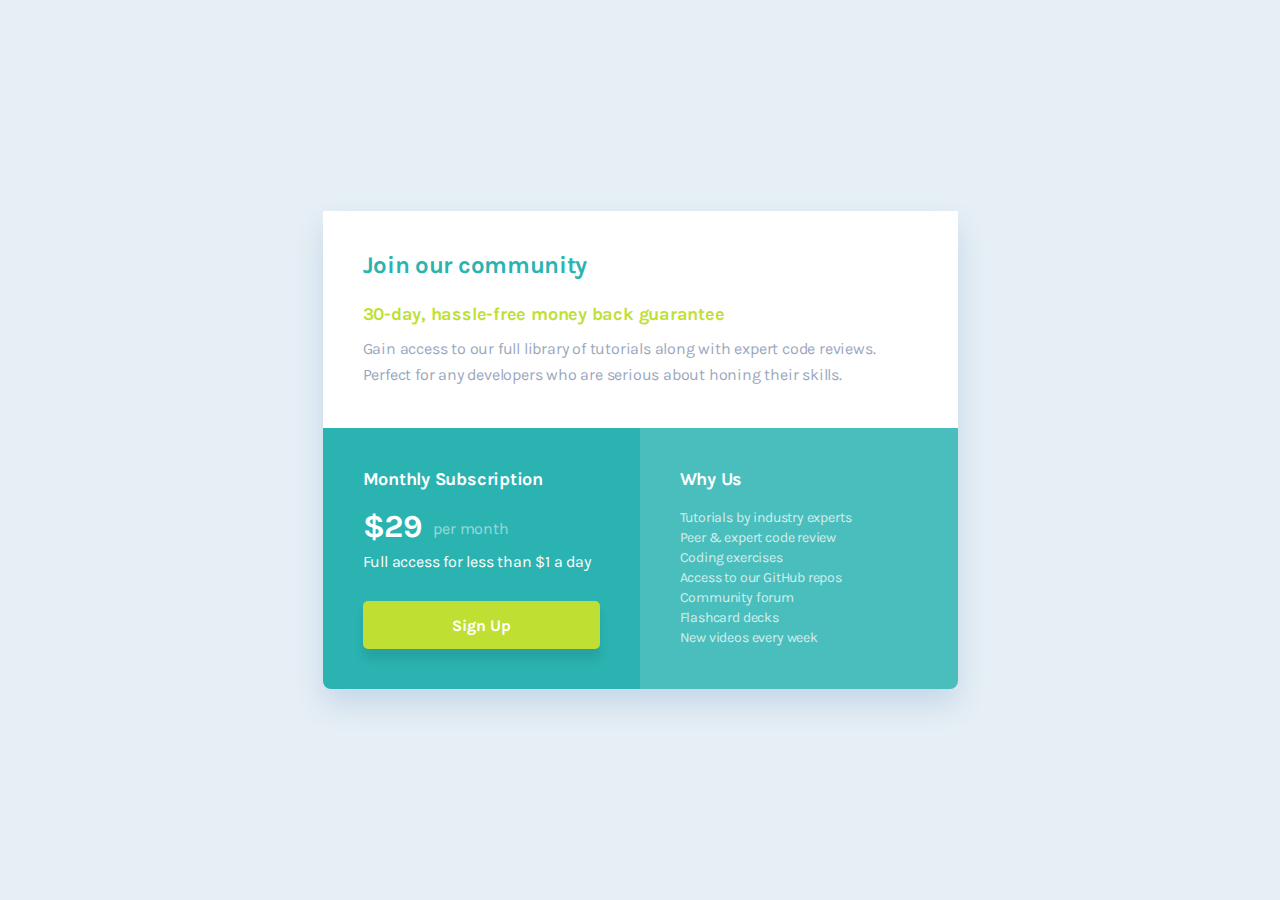
<file: assinatura/index.html>
<!DOCTYPE html>
<html lang="pt">

<head>
  <meta charset="UTF-8">
  <meta name="viewport" content="width=device-width, initial-scale=1.0">
  <title>Assinatura (Exercício 01)</title>
  <link rel="preconnect" href="https://fonts.googleapis.com">
  <link rel="preconnect" href="https://fonts.gstatic.com" crossorigin>
  <link href="https://fonts.googleapis.com/css2?family=Karla:wght@400;700&display=swap" rel="stylesheet">
  <link rel="stylesheet" href="style.css">
</head>

<body>
  <div class="card">
    <div class="join">
      <h1>Join our community</h1>
      <h2>30-day, hassle-free money back guarantee</h2>
      <p>
        Gain access to our full library of tutorials along with expert code reviews. Perfect for any developers who are
        serious about honing their skills.
      </p>
    </div>
    <div class="assinatura-card">
      <div class="assinatura">
        <h1>Monthly Subscription</h1>
        <div class="valores">
          <span class="valor">$29</span>
          <span class="mes">per month</span>
        </div>
        <p>Full access for less than $1 a day</p>
        <a href="#">Sign Up</a>
      </div>
      <div class="sobre">
        <h1>Why Us</h1>
        <p>
          Tutorials by industry experts <br> Peer & expert code review <br> Coding exercises <br> Access to our GitHub
          repos <br> Community
          forum <br> Flashcard decks <br> New videos every week
        </p>
      </div>
    </div>
  </div>
</body>

</html>
</file>
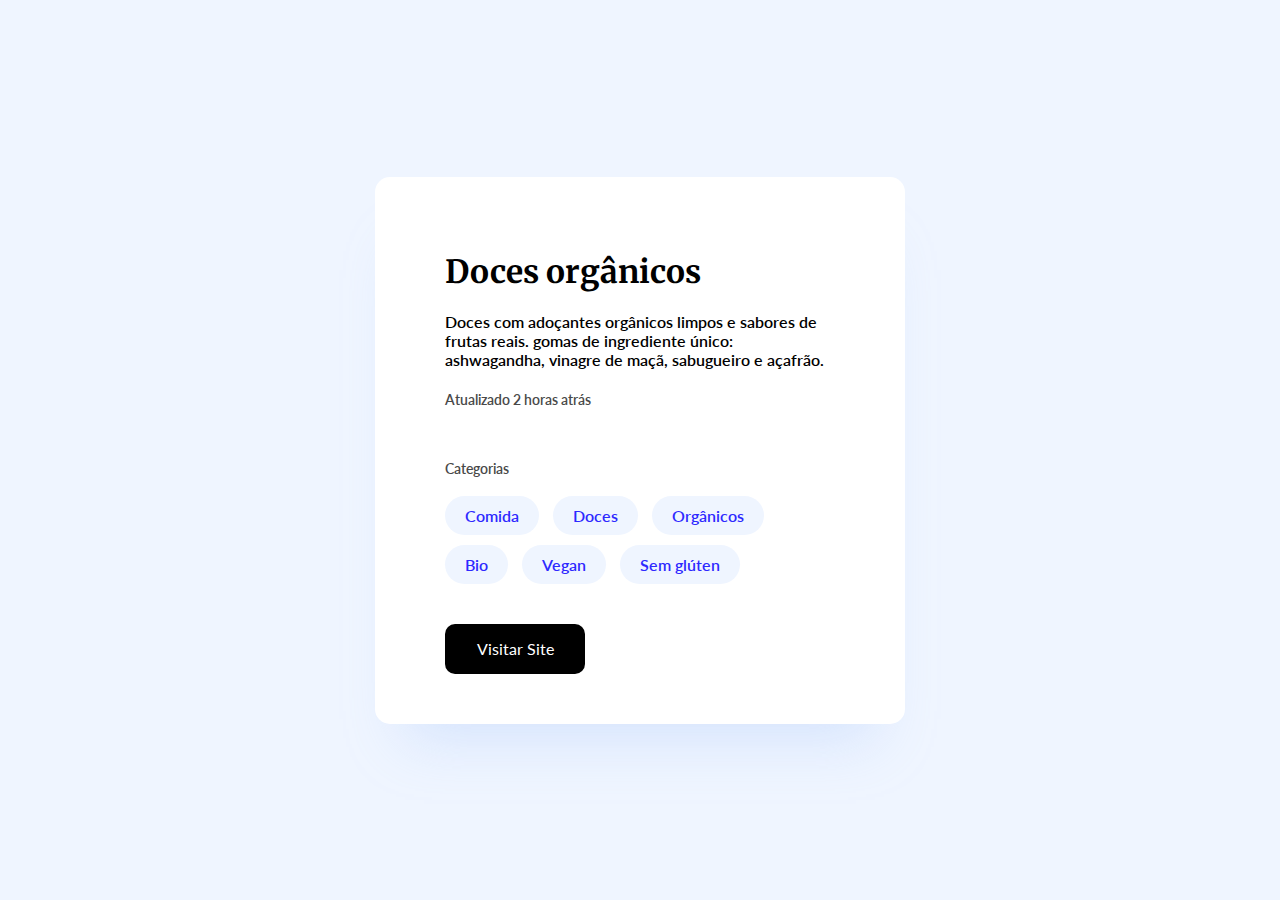
<file: card-organicos/index.html>
<!DOCTYPE html>
<html lang="pt">

<head>
  <meta charset="UTF-8">
  <meta name="viewport" content="width=device-width, initial-scale=1.0">
  <title>Card Orgânicos</title>
  <link rel="preconnect" href="https://fonts.googleapis.com">
  <link rel="preconnect" href="https://fonts.gstatic.com" crossorigin>
  <link href="https://fonts.googleapis.com/css2?family=Lato&family=Merriweather:wght@700&display=swap" rel="stylesheet">
  <link rel="stylesheet" href="style.css">
</head>

<body>
  <div class="card">
    <h1>Doces orgânicos</h1>
    <p>
      Doces com adoçantes orgânicos limpos e sabores de frutas reais. gomas de ingrediente único: ashwagandha, vinagre
      de
      maçã, sabugueiro e açafrão.
    </p>
    <span>Atualizado 2 horas atrás</span>

    <div class="categorias">
      <span>Categorias</span> <br><br>
      <div class="categoria">Comida</div>
      <div class="categoria">Doces</div>
      <div class="categoria">Orgânicos</div>
      <div class="categoria">Bio</div>
      <div class="categoria">Vegan</div>
      <div class="categoria">Sem glúten</div>
    </div>

    <a href="#" class="btn">Visitar Site</a>
  </div>
</body>

</html>
</file>
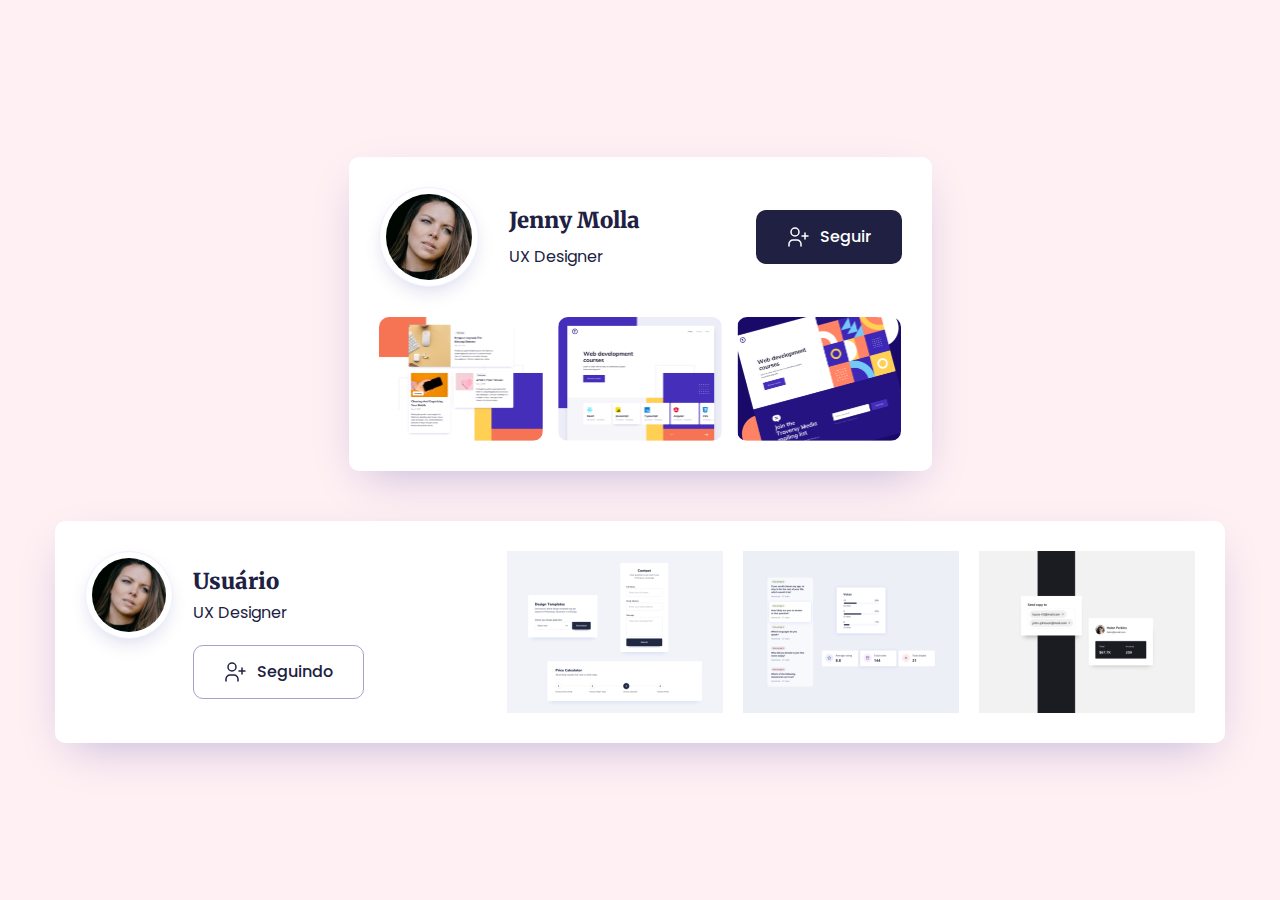
<file: card-usuario/index.html>
<!DOCTYPE html>
<html lang="pt">

<head>
  <meta charset="UTF-8">
  <meta name="viewport" content="width=device-width, initial-scale=1.0">
  <title>Cards de usuários (exercício 05)</title>
  <link rel="preconnect" href="https://fonts.googleapis.com">
  <link rel="preconnect" href="https://fonts.gstatic.com" crossorigin>
  <link href="https://fonts.googleapis.com/css2?family=Merriweather:wght@900&family=Poppins:wght@400;500&display=swap"
    rel="stylesheet">
  <link rel="stylesheet" href="style.css">
</head>

<body>
  <div class="cards">
    <div class="card card-1">
      <div class="pessoa">
        <img class="face face-1" src="assets/jenny.png" alt="O rosto de uma pessoa">
        <div class="letter">
          <h1>Jenny Molla</h1>
          <p>UX Designer</p>
        </div>
        <div class="btn btn-dark">
          <img src="assets/icone-usuario.svg" alt="Ícone de usuário">
          <a href="#">Seguir</a>
        </div>
      </div>
      <div class="imagens">
        <img src="assets/design1.png" alt="">
        <img src="assets/design2.png" alt="">
        <img src="assets/design3.png" alt="">
      </div>
    </div>
    <div class="card card-2">
      <div class="usuario">
        <div class="pessoa">
          <img class="face face-2" src="assets/jenny.png" alt="O rosto de uma pessoa">
          <div class="letter">
            <h1>Usuário</h1>
            <p>UX Designer</p>
            <div class="btn btn-light">
              <img src="assets/icone-usuario-2.svg" alt="Ícone de usuário">
              <a href="#">Seguindo</a>
            </div>
          </div>
        </div>
        <div class="imagens-2">
          <img src="assets/design4.png" alt="">
          <img src="assets/design5.png" alt="">
          <img src="assets/design6.png" alt="">
        </div>
      </div>
    </div>
  </div>
</body>

</html>
</file>
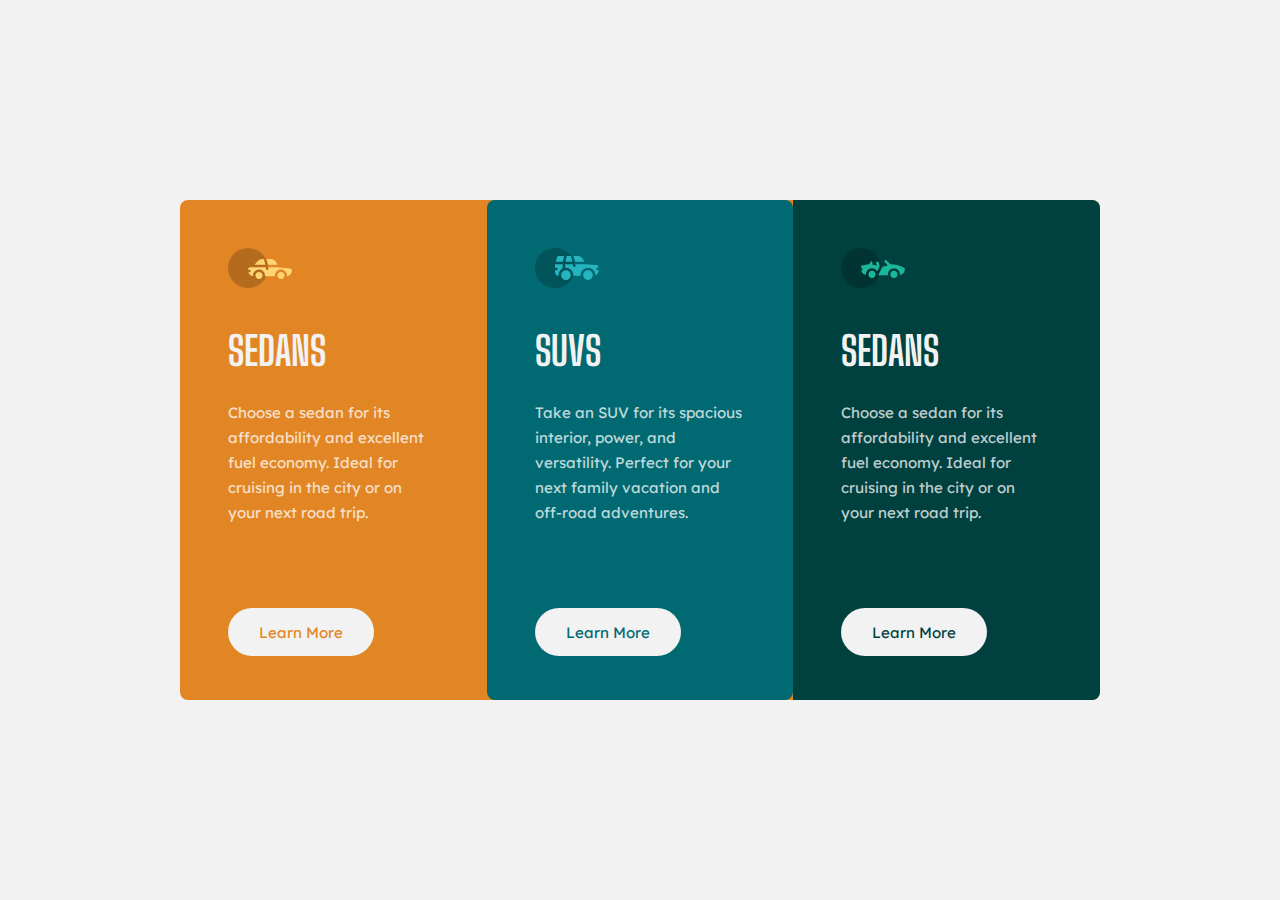
<file: carros/index.html>
<!DOCTYPE html>
<html lang="pt">
<head>
  <meta charset="UTF-8">
  <meta name="viewport" content="width=device-width, initial-scale=1.0">
  <title>Cards (Exercício 01)</title>
  <link rel="preconnect" href="https://fonts.googleapis.com">
  <link rel="preconnect" href="https://fonts.gstatic.com" crossorigin>
  <link href="https://fonts.googleapis.com/css2?family=Big+Shoulders+Display:wght@700&family=Lexend+Deca&display=swap" rel="stylesheet"> 
  <link rel="stylesheet" href="style.css">
</head>

<body>
  <div class="card">
    <div class="card-1">
      <img src="assets/icon-sedans.svg" alt="">
    <h1>Sedans</h1>
    <p>
      Choose a sedan for its affordability and excellent fuel economy. Ideal for cruising in the city or on your next road trip.
    </p>
      <a class="btn" href="#">Learn More</a>
    </div>
    <div class="card-2">
      <img src="assets/icon-suvs.svg" alt="">
    <h1>SUVs</h1>
    <p>
      Take an SUV for its spacious interior, power, and versatility. Perfect for your next family vacation and off-road adventures.
    </p>
      <a class="btn" href="#">Learn More</a>
    </div>
    <div class="card-3">
      <img src="assets/icon-luxury.svg" alt="">
    <h1>Sedans</h1>
    <p>
      Choose a sedan for its affordability and excellent fuel economy. Ideal for cruising in the city or on your next road trip.
    </p>
      <a class="btn" href="#">Learn More</a>
    </div>
  </div>
</body>

</html>
</file>
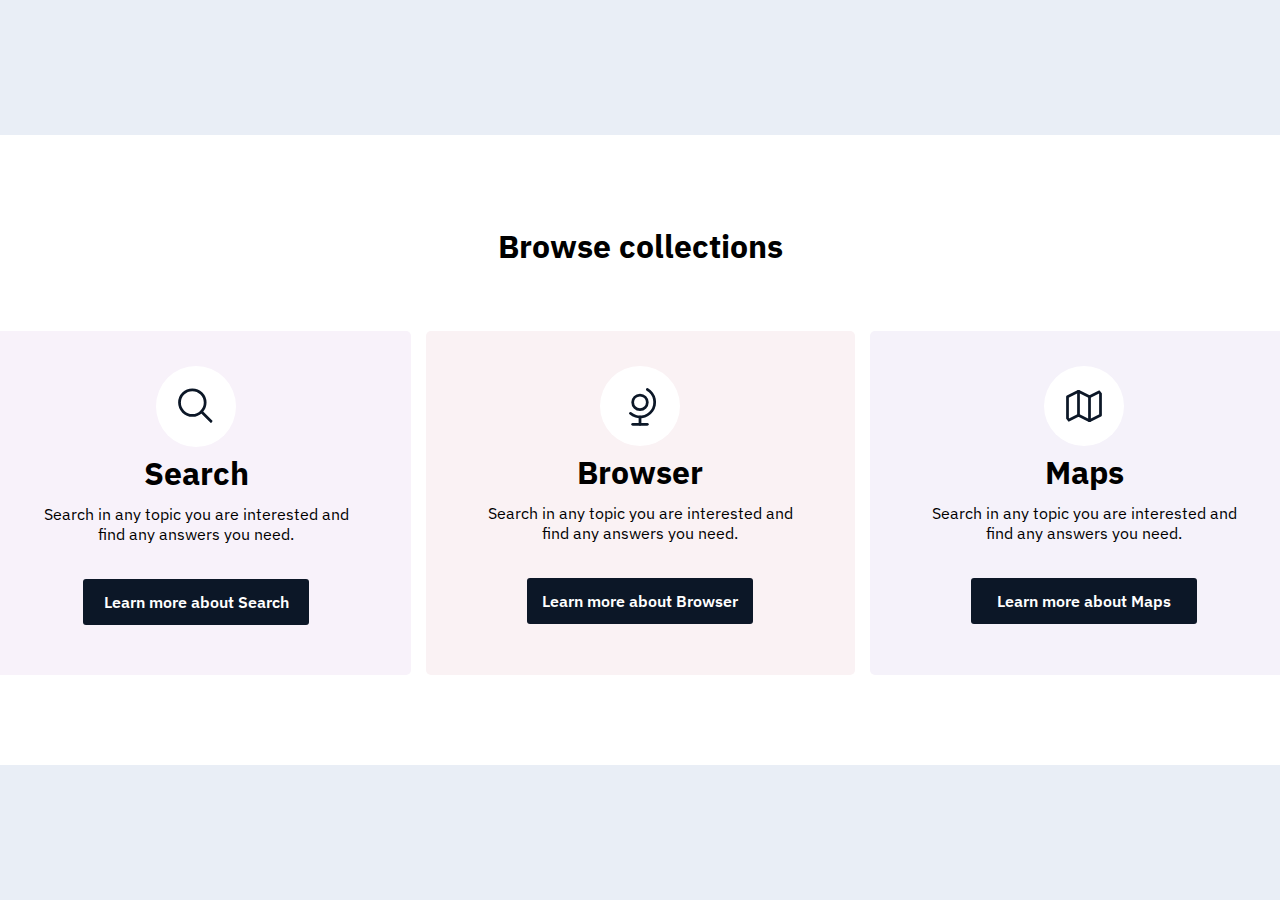
<file: colecoes/index.html>
<!DOCTYPE html>
<html lang="pt">

<head>
  <meta charset="UTF-8">
  <meta name="viewport" content="width=device-width, initial-scale=1.0">
  <title>Lista de coleções (exercício 03)</title>
  <link rel="preconnect" href="https://fonts.googleapis.com">
  <link rel="preconnect" href="https://fonts.gstatic.com" crossorigin>
  <link href="https://fonts.googleapis.com/css2?family=IBM+Plex+Sans:wght@400;600;700&display=swap" rel="stylesheet">
  <link rel="stylesheet" href="style.css">
</head>

<body>
  <div class="cards">
    <h1>Browse collections</h1>
    <div class="container">
      <div class="card card-1">
        <img src="assets/icone-lupa.svg" alt="Uma lupa">
        <h1>Search</h1>
        <p>
          Search in any topic you are interested and find any answers you need.
        </p>
        <a class="btn" href="#">Learn more about Search</a>
      </div>
      <div class="card card-2">
        <img src="assets/icone-globo.svg" alt="Uma globo">
        <h1>Browser</h1>
        <p>
          Search in any topic you are interested and find any answers you need.
        </p>
        <a class="btn" href="#">Learn more about Browser</a>
      </div>
      <div class="card card-3">
        <img src="assets/icone-mapa.svg" alt="Uma mapa">
        <h1>Maps</h1>
        <p>
          Search in any topic you are interested and find any answers you need.
        </p>
        <a class="btn" href="#">Learn more about Maps</a>
      </div>
    </div>
  </div>
</body>

</html>
</file>
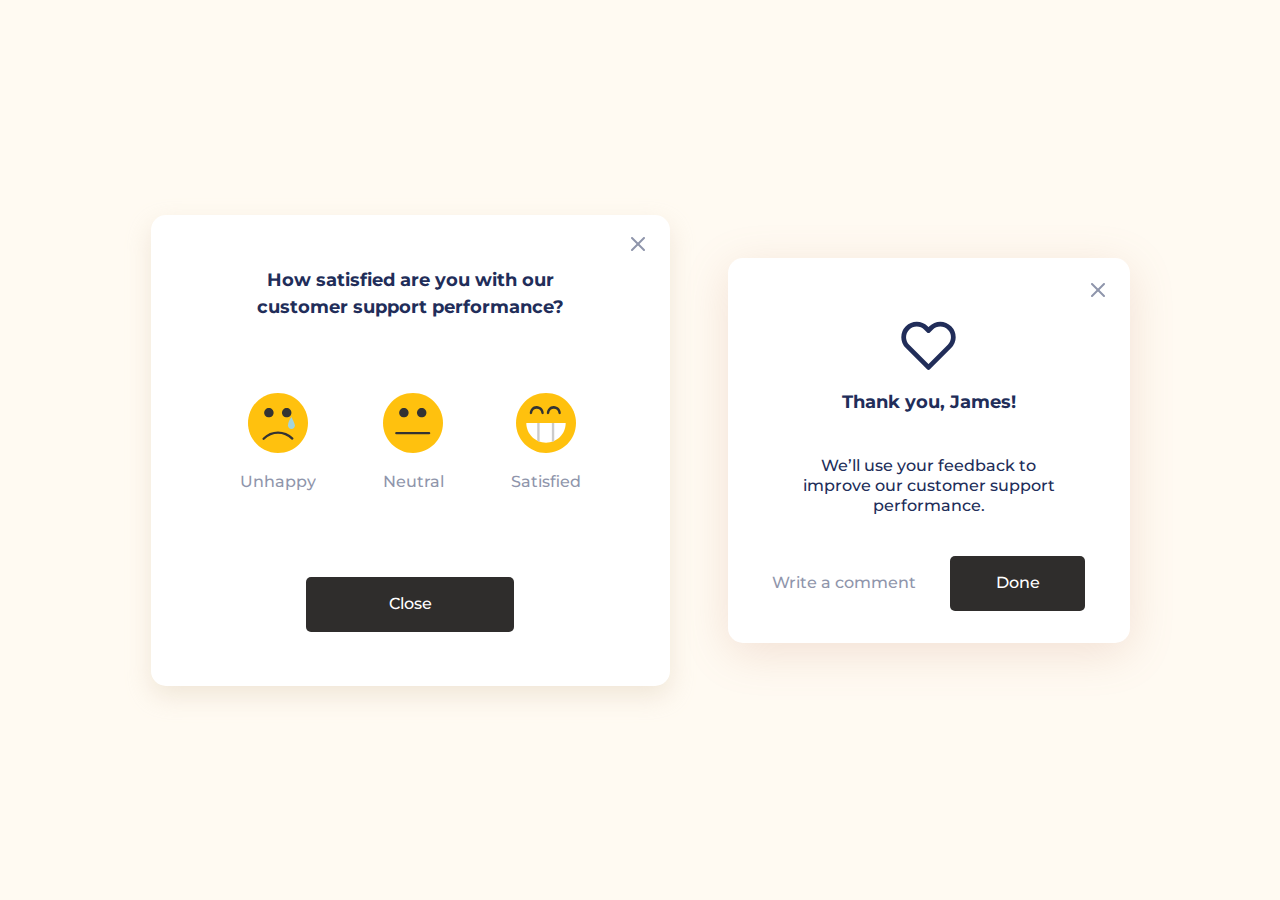
<file: feedbacks/index.html>
<!DOCTYPE html>
<html lang="pt">

<head>
  <meta charset="UTF-8">
  <meta name="viewport" content="width=device-width, initial-scale=1.0">
  <title>Feedbacks (Exercício 02</title>
  <link rel="preconnect" href="https://fonts.googleapis.com">
  <link rel="preconnect" href="https://fonts.gstatic.com" crossorigin>
  <link href="https://fonts.googleapis.com/css2?family=Montserrat:wght@500;700&display=swap" rel="stylesheet">
  <link rel="stylesheet" href="style.css">
</head>

<body>
  <div class="cards">
    <div class="card-1">
      <img class="x" src="assets/botao-fechar.svg" alt="Botão para fechar">
      <div class="conteudo">
        <h1>How satisfied are you with our customer support performance?</h1>
        <div class="card-emotions">
          <div class="sad">
            <img src="assets/emoji-triste.svg" alt="Uma carinha triste">
            <p>Unhappy</p>
          </div>
          <div class="neutral">
            <img src="assets/emoji-neutro.svg" alt="Uma carinha neutra">
            <p>Neutral</p>
          </div>
          <div class="happy">
            <img src="assets/emoji-feliz.svg" alt="Uma carinha feliz">
            <p>Satisfied</p>
          </div>
        </div>
        <a class="btn btn-1" href="#">Close</a>
      </div>
    </div>
    <div class="card-2">
      <img class="x" src="assets/botao-fechar.svg" alt="Botão para fechar">
      <div class="conteudo">
        <img src="assets/coracao.svg" alt="Um coração">
        <h1>Thank you, James!</h1>
        <p>
          We’ll use your feedback to improve our customer support performance.
        </p>
        <div class="bottom">
          <span>Write a comment</span>
          <a class="btn btn-2" href="#">Done</a>
        </div>
      </div>
    </div>
  </div>
</body>

</html>
</file>
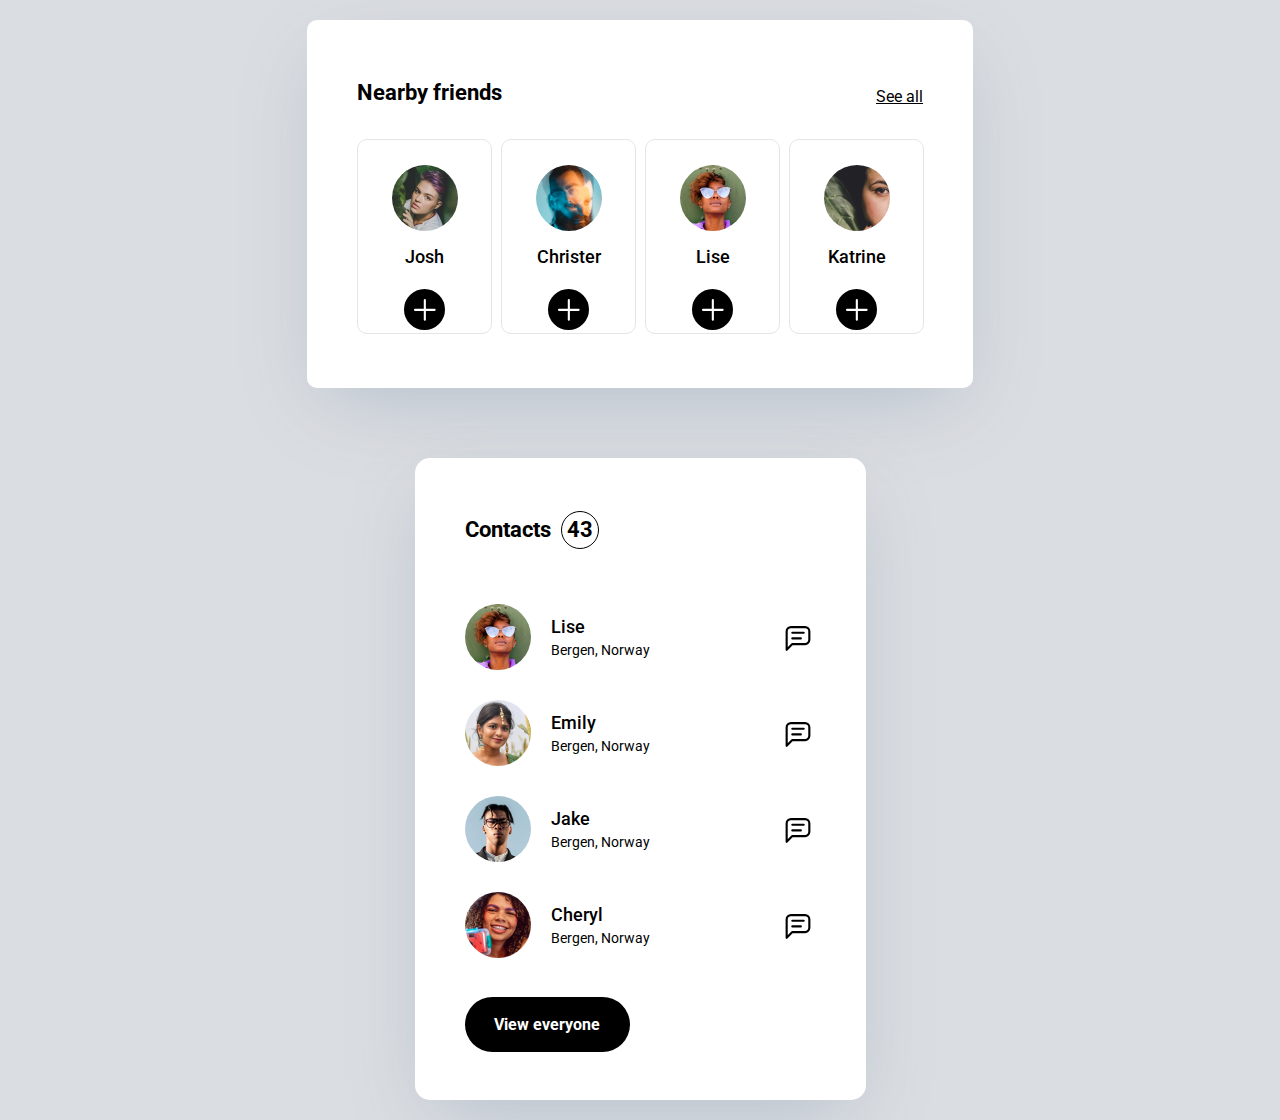
<file: lista-de-pessoas/index.html>
<!DOCTYPE html>
<html lang="pt">

<head>
  <meta charset="UTF-8">
  <meta name="viewport" content="width=device-width, initial-scale=1.0">
  <title>Lista de pessoas (exercício 04)</title>
  <link rel="preconnect" href="https://fonts.googleapis.com">
  <link rel="preconnect" href="https://fonts.gstatic.com" crossorigin>
  <link href="https://fonts.googleapis.com/css2?family=Roboto:wght@400;500;700&display=swap" rel="stylesheet">
  <link rel="stylesheet" href="style.css">
</head>

<body>
  <div class="card card-1">
    <div class="letter">
      <h1>Nearby friends</h1>
      <a href="#">See all</a>
    </div>
    <div class="pessoal">
      <div class="pessoa">
        <img class="perfil" src="assets/josh.png" alt="Rosto de uma pessoa">
        <h2>Josh</h2>
        <img class="adicao" src="assets/icone-soma.svg" alt="ìcone de soma">
      </div>
      <div class="pessoa">
        <img class="perfil" src="assets/christer.png" alt="Rosto de uma pessoa">
        <h2>Christer</h2>
        <img class="adicao" src="assets/icone-soma.svg" alt="ìcone de soma">
      </div>
      <div class="pessoa">
        <img class="perfil" src="assets/lise.png" alt="Rosto de uma pessoa">
        <h2>Lise</h2>
        <img class="adicao" src="assets/icone-soma.svg" alt="ìcone de soma">
      </div>
      <div class="pessoa">
        <img class="perfil" src="assets/katrine.png" alt="Rosto de uma pessoa">
        <h2>Katrine</h2>
        <img class="adicao" src="assets/icone-soma.svg" alt="ìcone de soma">
      </div>
    </div>
  </div>
  <div class="card card-2">
      <div class="letter">
        <h1>Contacts</h1>
        <h1 class="num">43</h1>
      </div>
      <div class="pessoa">
        <img class="perfil" src="assets/lise.png" alt="Rosto de uma pessoa">
        <div class="letter-2">
          <h1>Lise</h1>
          <p>Bergen, Norway</p>
        </div>
        <img src="assets/icone-chat.svg" alt="Ícone de chat">
      </div>
      <div class="pessoa">
        <img class="perfil" src="assets/emily.png" alt="Rosto de uma pessoa">
        <div class="letter-2">
          <h1>Emily</h1>
          <p>Bergen, Norway</p>
        </div>
        <img src="assets/icone-chat.svg" alt="Ícone de chat">
      </div>
      <div class="pessoa">
        <img class="perfil" src="assets/jake.png" alt="Rosto de uma pessoa">
        <div class="letter-2">
          <h1>Jake</h1>
          <p>Bergen, Norway</p>
        </div>
        <img src="assets/icone-chat.svg" alt="Ícone de chat">
      </div>
      <div class="pessoa">
        <img class="perfil" src="assets/cheryl.png" alt="Rosto de uma pessoa">
        <div class="letter-2">
          <h1>Cheryl</h1>
          <p>Bergen, Norway</p>
        </div>
        <img src="assets/icone-chat.svg" alt="Ícone de chat">
      </div>
      <a class="btn" href="#">View everyone</a>
  </div>
</body>

</html>
</file>
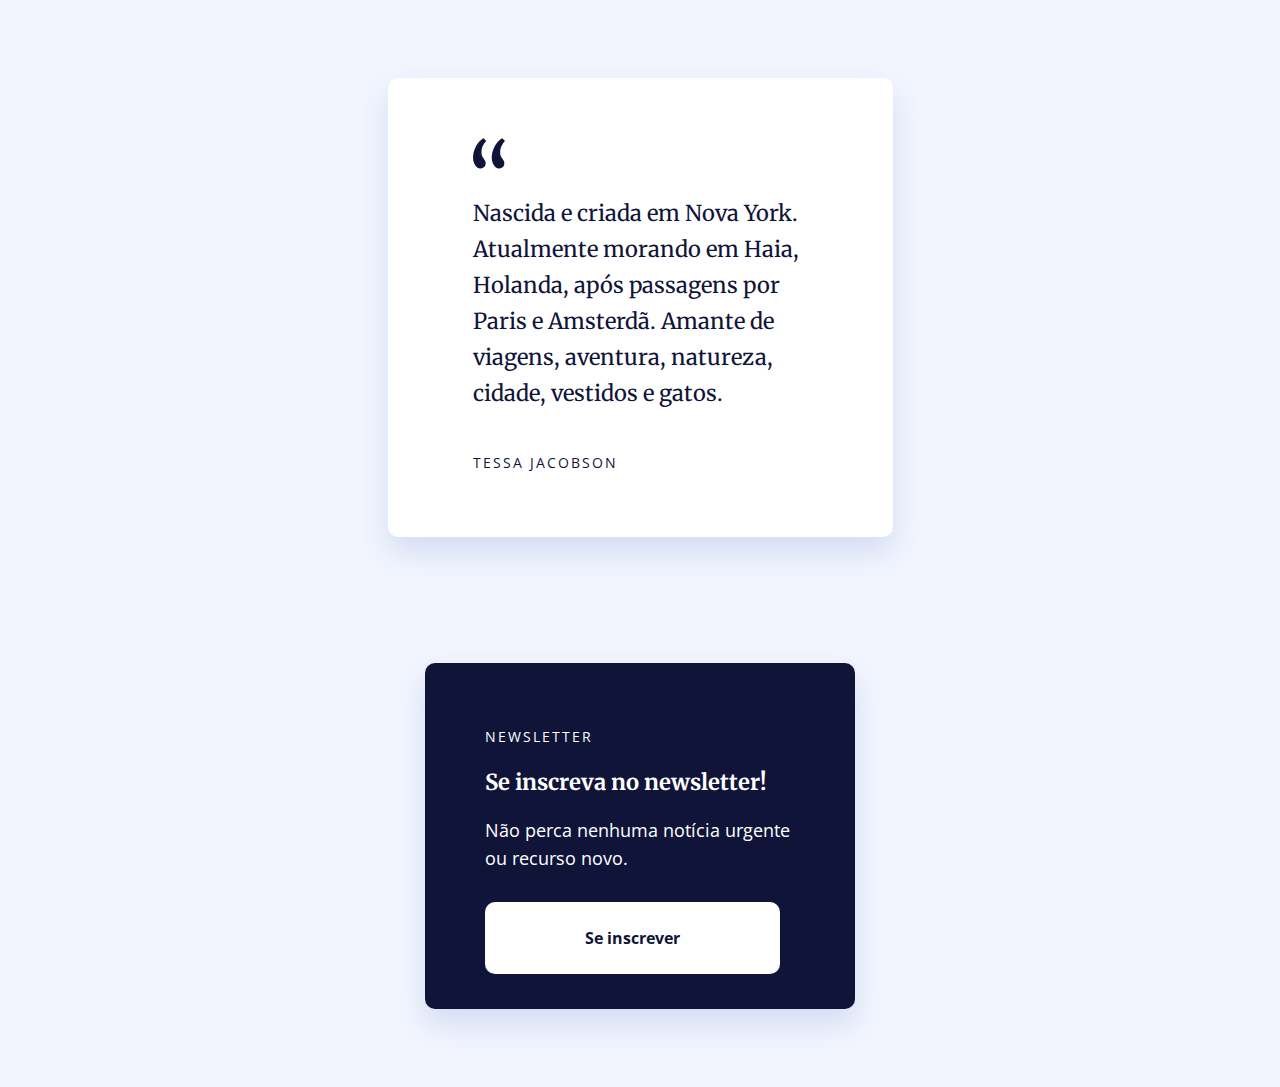
<file: newsletter/index.html>
<!DOCTYPE html>
<html lang="pt">

<head>
  <meta charset="UTF-8">
  <meta name="viewport" content="width=device-width, initial-scale=1.0">
  <link rel="preconnect" href="https://fonts.gstatic.com">
  <link href="https://fonts.googleapis.com/css2?family=Merriweather&family=Open+Sans:wght@400;700&display=swap"
    rel="stylesheet">
  <link rel="stylesheet" href="style.css">
  <title>Newsletter</title>
</head>

<body>
  <div class="card card-light quote">
    <img src="assets/quote.svg" alt="Aspas">
    <p>
      Nascida e criada em Nova York. Atualmente morando em Haia, Holanda, após passagens por Paris e Amsterdã. Amante de
      viagens, aventura, natureza, cidade, vestidos e gatos.
    </p>
    <span>Tessa Jacobson</span>
  </div>
  <div class="card card-dark alert">
    <span>Newsletter</span>
    <h1>Se inscreva no newsletter!</h1>
    <p>Não perca nenhuma notícia urgente ou recurso novo.</p>
    <a href="#">Se inscrever</a>
  </div>
</body>

</html>
</file>
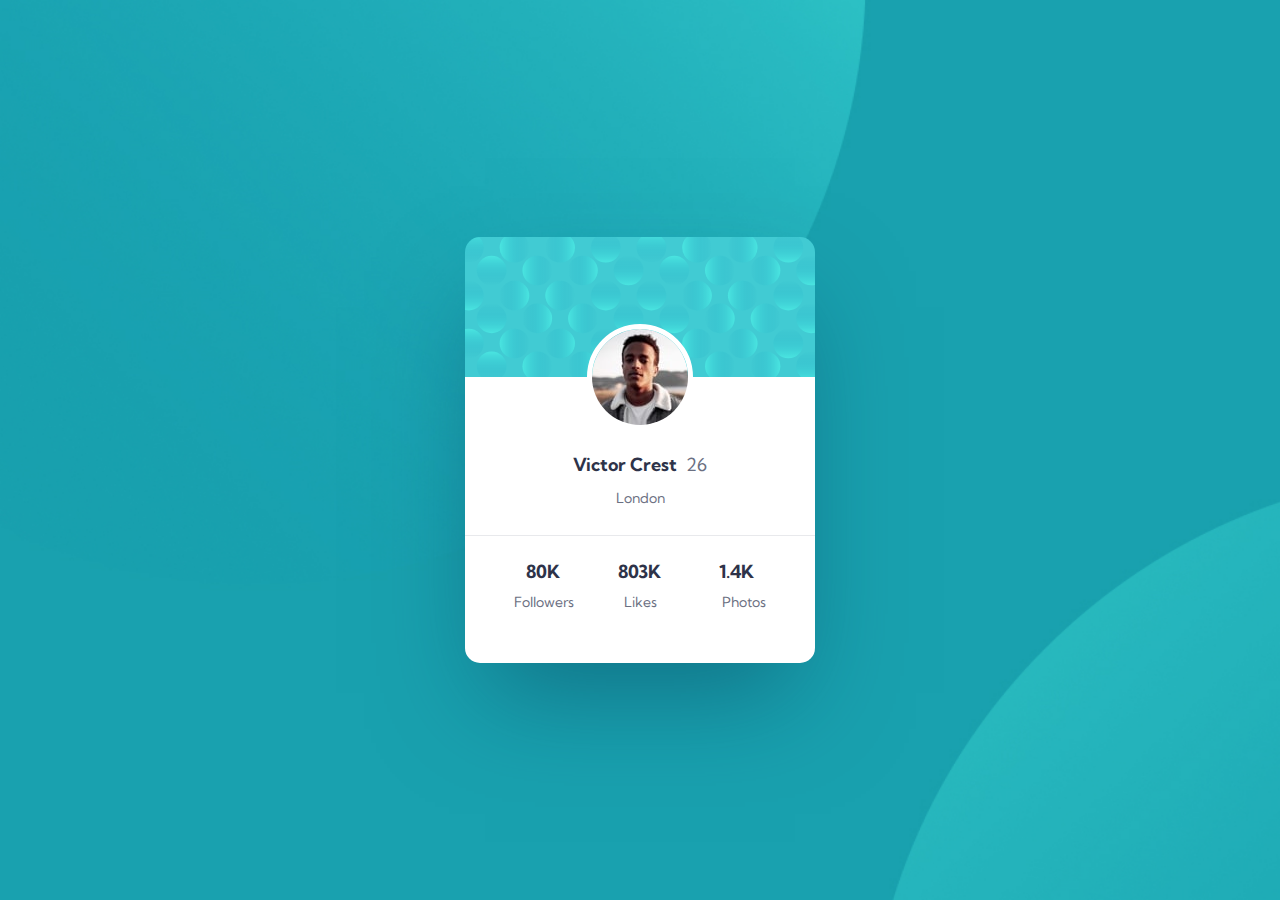
<file: perfil-2/index.html>
<!DOCTYPE html>
<html lang="pt">

<head>
  <meta charset="UTF-8">
  <meta name="viewport" content="width=device-width, initial-scale=1.0">
  <title>Perfil (exercício 02)</title>
  <link rel="preconnect" href="https://fonts.googleapis.com">
  <link rel="preconnect" href="https://fonts.gstatic.com" crossorigin>
  <link href="https://fonts.googleapis.com/css2?family=Kumbh+Sans:wght@400;700&display=swap" rel="stylesheet">
  <link rel="stylesheet" href="style.css">
</head>

<body>
  <div class="card">
    <img src="assets/image-victor.jpg" alt="">
    <div class="info">
      <h1>Victor Crest</h1>
      <span>26</span>
    </div>
    <p>London</p>
    <div class="card-top">
      <h1>80K</h1>
      <h1 class="main">803K</h1>
      <h1>1.4K</h1>
    </div>
    <div class="card-bot">
      <p>Followers</p>
      <p class="maiin">Likes</p>
      <p>Photos</p>
    </div>
  </div>
</body>

</html>
</file>
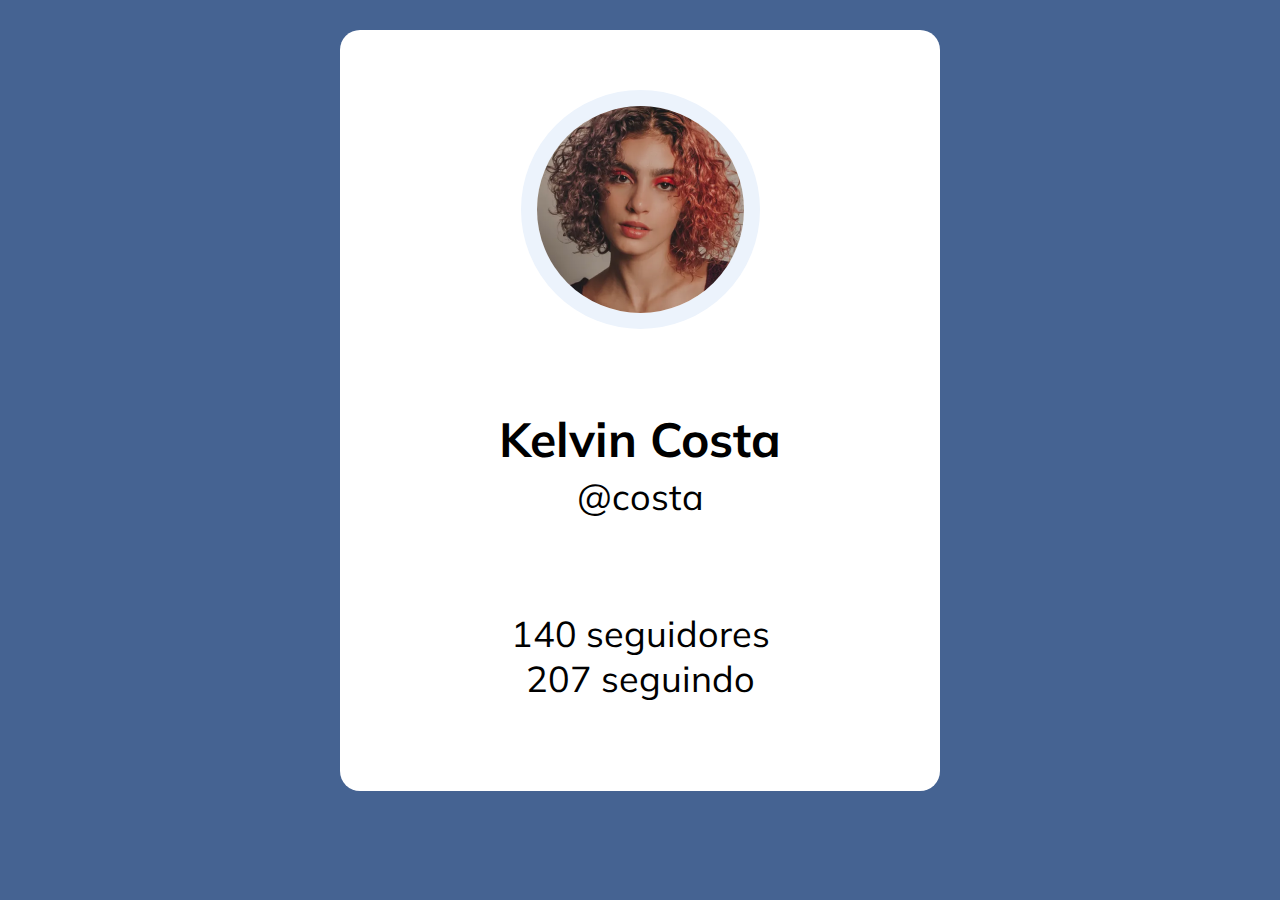
<file: perfil/index.html>
<!DOCTYPE html>
<html lang="pt">

<head>
  <meta charset="UTF-8">
  <meta name="viewport" content="width=device-width, initial-scale=1.0">
  <link rel="preconnect" href="https://fonts.gstatic.com">
  <link href="https://fonts.googleapis.com/css2?family=Mulish:wght@400;700&display=swap" rel="stylesheet">
  <link rel="stylesheet" href="style.css">
  <title>Card de perfil</title>
</head>

<body>
  <div>
    <img src="assets/profile.png" alt="Pessoa">
    <h1>Kelvin Costa</h1>
    <span>@costa</span>
    <p class="primeiro-paragrafo">140 seguidores</p>
    <p>207 seguindo</p>
  </div>
</body>

</html>
</file>
<file: assinatura/style.css>
* {
  margin: 0px;
  padding: 0px;
  box-sizing: border-box;
}

body {
  background-color: #E6EFF5;
  color: #FFFFFF;
  min-height: 100vh;
  display: flex;
  justify-content: center;
  align-items: center;
}

.card {
  background: #2AB3B1;
  box-shadow: 0px 15px 30px rgba(0, 81, 171, 0.148847);
  border-radius: 8px;
  width: 635px;
  font-family: 'Karla', sans-serif;
}

.join {
  background: #FFFFFF;
  padding: 40px;
}

.join h1 {
  margin-bottom: 24px;
  color: #2AB3B1;
  font-size: 24px;
  font-weight: 700;
  letter-spacing: -0.3px;
}

h2 {
  margin-bottom: 11px;
  color: #C0DF33;
  font-size: 18px;
  font-weight: 700;
  letter-spacing: -0.225px;
}

.join p {
  color: #9AA7BE;
  letter-spacing: -0.2px;
  line-height: 26px;
}

.assinatura-card {
  display: flex;
}

.assinatura {
  padding: 40px;
}

.assinatura h1 {
  margin-bottom: 18px;
  font-size: 18px;
  letter-spacing: -0.225px;
}

.assinatura p {
  margin-bottom: 26px;
  font-size: 16px;
  line-height: 26px;
  letter-spacing: -0.2px;
}

.valores {
  display: flex;
  align-items: center;
}

.valor {
  font-size: 32px;
  font-weight: 700;
  line-height: 37px;
  letter-spacing: -0.4px;
  margin-right: 11px;
  margin-bottom: 4px;
}

.mes {
  letter-spacing: -0.2px;
  mix-blend-mode: normal;
  opacity: 0.5;
}

.assinatura a {
  text-decoration: none;
  background: #C0DF33;
  box-shadow: 0px 10px 10px rgba(0, 0, 0, 0.0973011);
  border-radius: 5px;
  color: #FFFFFF;
  font-weight: 700;
  display: flex;
  justify-content: center;
  align-items: center;
  width: 237px;
  height: 48px;
}

.sobre {
  background: rgba(255, 255, 255, 0.15);
  mix-blend-mode: normal;
  padding: 40px;
  flex-grow: 1
}

.sobre h1 {
  margin-bottom: 18px;
  font-size: 18px;
  font-weight: 700;
  letter-spacing: -0.225px;
}

.sobre p {
  font-size: 14px;
  line-height: 20px;
  letter-spacing: -0.175px;
  mix-blend-mode: normal;
  opacity: 0.75;
}
</file>
<file: card-organicos/style.css>
* {
  margin: 0px;
  padding: 0px;
  box-sizing: border-box;
}

body {
  background: #EFF5FF;
  display: flex;
  justify-content: center;
  align-items: center;
  min-height: 100vh;
}

.card {
  background: #FFFFFF;
  box-shadow: 0px 44px 54px -30px rgba(171, 200, 250, 0.38);
  border-radius: 15px;
  width: 530px;
  padding: 75px 70px 50px 70px;
  
  font-family: 'Lato', sans-serif;
}

h1 {
  font-family: 'Merriweather', serif;
  margin-bottom: 20px;
}

p {
  margin-bottom: 20px;
  font-weight: 600;
}

span {
  color: #494949;
  font-weight: 600;
  font-size: 14px;
}

.categorias {
  margin-top: 50px;
  margin-bottom: 30px;
}

.categoria {
  display: inline-block;

  background: #EFF5FF;
  padding: 10px 20px;
  border-radius: 45px;
  color: #2E29FF;
  font-weight: 600;

  margin-right: 10px;
  margin-bottom: 10px;
}

.btn {
  text-decoration: none;
  background-color: black;
  border-radius: 10px;
  color: white;

  display: flex;
  justify-content: center;
  align-items: center;
  width: 140px;
  height: 50px;
}
</file>
<file: card-usuario/style.css>
* {
  margin: 0;
  padding: 0;
  box-sizing: border-box;
}

body {
  background: rgba(255, 106, 149, 0.1);
  font-family: 'Poppins', sans-serif;
  color: #202142;
  display: flex;
  justify-content: center;
  align-items: center;
  min-height: 100vh;
}

.cards {
  display: flex;
  flex-direction: column;
  align-items: center;
  justify-content: center;
}

.card {
  background: #FFFFFF;
  box-shadow: 0px 16px 45px -15px rgba(2, 5, 132, 0.25);
  border-radius: 10px;
  padding: 30px;
}

.card-1 {
  width: 583px;
  margin-bottom: 50px;
}

.pessoa {
  display: flex;
  margin-bottom: 30px;
}

.card-1 .pessoa {
  justify-content: space-between;
  align-items: center;
}

.pessoa .face {
  background: #FFFFFF;
  border-radius: 50%;
  border: 0.5px solid #EFEFFF;
  box-shadow: 0px 8px 22.5px -7.5px rgba(2, 5, 132, 0.2);
  padding: 6px;
}

.face-1 {
  width: 100px;
  margin-right: 29px;
}

.letter {
  display: flex;
  flex-direction: column;
}

.card-1 .letter {
  margin-right: 114px;
}

h1 {
  font-family: 'Merriweather', serif;
  font-weight: 900;
  font-size: 22px;
  line-height: 28px;
}

.card-1 .letter h1 {
  margin-bottom: 10px;
}

a {
  text-decoration: none;
}

.btn-dark a {
  color: #FFFFFF;
}

.btn {
  border-radius: 10px;
  font-weight: 500;
  font-size: 16px;
  line-height: 24px;
  display: flex;
  justify-content: center;
  align-items: center;
  height: 54px;
}

.btn-dark {
  background: #202142;
  width: 146px;
}

.btn img {
  width: 24px;
  margin-right: 10px;
}

.imagens {
  display: flex;
}

.imagens img {
  width: 164.2px;
  border-radius: 10px;
  margin-right: 15.2px;
}

.usuario {
  display: flex;
}

.card-2 {
  width: 1170px;
  height: 222px;
}

.card-2 .pessoa {
  align-items: flex-start;
  margin-right: 143px;
}

.face-2 {
  width: 88px;
  margin-right: 20px;
}

.card-2 .letter {
  margin-top: 16px;
}

.card-2 .letter h1 {
  margin-bottom: 5px;
}

.card-2 .letter p {
  margin-bottom: 20px;
}

.btn-light {
  background: #FFFFFF;
  border: 1px solid #A4A4CB;
  width: 171px;
}

.btn-light a {
  color: #202142;
}

.imagens-2 {
  display: flex;
}

.imagens-2 img {
  width: 216px;
  height: 162px;
  margin-right: 20px;
}
</file>
<file: carros/style.css>
* {
  margin: 0;
  padding: 0;
  box-sizing: border-box;
}

body {
  background: #F2F2F2;
  display: flex;
  justify-content: center;
  align-items: center;
  min-height: 100vh;
  font-family: 'Lexend Deca', sans-serif;
}

.card {
  display: flex;
  width: 920px;
  height: 500px;
  background: #E28625;
  border-radius: 8px;
}

.card-1 {
  width: 307px;
  padding: 48px;
}

img {
  margin-bottom: 35px;
}

h1 {
  font-family: 'Big Shoulders Display', cursive;
  margin-bottom: 25px;
  font-weight: bold;
  font-size: 40px;
  line-height: 48px;
  text-transform: uppercase;
  color: #F2F2F2;
}

p {
  margin-bottom: 83px;
  font-weight: normal;
  font-size: 15px;
  line-height: 25px;
  color: #FFFFFF;
  mix-blend-mode: normal;
  opacity: 0.75;
}

.btn {
  text-decoration: none;
  width: 146px;
  height: 48px;
  background: #F2F2F2;
  border-radius: 25px;
  font-weight: normal;
  font-size: 15px;
  line-height: 25px;
  display: flex;
  justify-content: center;
  align-items: center;
}

.card-1 .btn {
  color: #E28625;
}

.card-2 {
  background: #006971;
  border-radius: 8px;
  width: 307px;
  padding: 48px;
}

.card-2 .btn {
  color: #006971;
}

.card-3 {
  background: #004140;
  border-radius: 0px 8px 8px 0px;
  width: 307px;
  padding: 48px;
}

.card-3 .btn {
  color: #004140;
}
</file>
<file: colecoes/style.css>
* {
  margin: 0;
  padding: 0;
  box-sizing: border-box;
}

body {
  background: #E9EEF6;
  font-family: 'IBM Plex Sans', sans-serif;
  display: flex;
  justify-content: center;
  align-items: center;
  min-height: 100vh;
}

.cards {
  background: #FFFFFF;
  border-radius: 32px;
  width: 1437px;
  padding: 90px 60px;
  display: flex;
  flex-direction: column;
}

.container {
  display: flex;
}

 h1 {
  margin-bottom: 64px;
  text-align: center;
}

.card {
  border-radius: 5px;
  width: 429px;
  padding: 35px 50px 50px 50px;
  display: flex;
  flex-direction: column;
  align-items: center;
  text-align: center;
}

.card-1 {
  background: #F8F2FA;
  margin-right: 15px;
}

img {
  background-color: #FFFFFF;
  border-radius: 50%;
  padding: 18px;
  text-align: center;
  margin-bottom: 5px;
}

.card-1 h1, .card-2 h1, .card-3 h1 {
  margin-bottom: 10px;
}

p {
  margin-bottom: 35px;
}

.btn {
  text-decoration: none;
  display: flex;
  align-items: center;
  justify-content: center;
  background: #0C1727;
  border-radius: 3px;
  width: 226px;
  height: 46px;
  color: #FFFFFF;
  font-weight: 600;
  font-size: 16px;
  line-height: 21px;
}

.card-2 {
  background: #FAF2F4;
  margin-right: 15px;
}

.card-3 {
  background: #F5F2FA;
}
</file>
<file: feedbacks/style.css>
* {
  margin: 0;
  padding: 0;
  box-sizing: border-box;
}

body {
  background: #FFFAF2;
  display: flex;
  justify-content: center;
  align-items:center;
  min-height: 100vh;
  font-family: 'Montserrat', sans-serif;
  color: #212D59;
}

.cards {
  display: flex;
  align-items: center;
  justify-content: center;
}

.card-1 {
  background: #FFFFFF;
  border-radius: 15px;
  box-shadow: 0px 10px 25px rgba(220, 205, 181, 0.42);
  width: 519px;
  height: 471px;
  padding: 17px 20px 58px 20px;
  display: flex;
  flex-direction: column;
  align-items: flex-end;
  margin-right: 58px;
}

.conteudo {
  display: flex;
  flex-direction: column;
  align-items: center;
  text-align: center;
}

h1 {
  font-weight: bold;
  font-size: 18px;
  line-height: 27px;
}

.card-1 h1 {
  margin: 11px 50px 72px 50px;
}

.card-emotions {
  display: flex;
  align-items: center;
  margin-bottom: 85px;
}

.sad {
  margin-right: 67px;
}

.neutral {
  margin-right: 67px;
}

.sad img, .neutral img, .happy img {
  margin-bottom: 15px;
}

.card-1 p {
  font-weight: 500;
  font-size: 16px;
  line-height: 20px;
  text-align: center;
  opacity: 0.5;
}

.btn {
  display: flex;
  justify-content: center;
  align-items: center;
  text-decoration: none;
  background: #2F2D2C;
  border-radius: 5px;
  font-weight: 500;
  font-size: 16px;
  line-height: 20px;
  color: #FFFFFF;
}

.btn-1 {
  width: 208px;
  height: 55px;
}

.card-2 {
  background: #FFFFFF;
  border-radius: 15px;
  box-shadow: 0px 10px 45px rgba(191, 124, 95, 0.2);
  width: 402px;
  height: 385px;
  display: flex;
  flex-direction: column;
  align-items: flex-end;
  padding: 20px 20px 35px 20px;
}

.card-2 img {
  margin-bottom: 15px;
}

.card-2 h1 {
  margin-bottom: 40px;
}

.card-2 p {
  font-weight: 500;
  font-size: 16px;
  line-height: 20px;
  margin: 0px 40px 40px 40px;
}

.bottom {
  display: flex;
  justify-content: center;
  align-items: baseline;
}

span {
  font-weight: 500;
  font-size: 16px;
  line-height: 20px;
  text-align: center;
  opacity: 0.5;
  margin-right: 34PX;
  }

.btn-2 {
  width: 135px;
  height: 55px;
  margin-bottom: 35px;
}
</file>
<file: lista-de-pessoas/style.css>
* {
  margin: 0;
  padding: 0;
  box-sizing: border-box;
}

body {
  background: #DADDE1;
  display: flex;
  flex-direction: column;
  justify-content: center;
  align-items: center;
  min-height: 100vh;
  font-family: 'Roboto', sans-serif;
  padding: 20px 0px 20px 0px;
}

.card {
  background: #FFFFFF;
  box-shadow: 0px 24px 74px -20px rgba(130, 148, 173, 0.44);
}

.card-1 {
  border-radius: 10px;
  width: 666px;
  padding: 60px 50px 54px 50px;
  margin-bottom: 70px;
}

.card-1 .letter {
  display: flex;
  justify-content: space-between;
  align-items: flex-end;
  margin-bottom: 33px;
}

.card-1 .letter h1, h1 {
  font-weight: bold;
  font-size: 22px;
  line-height: 26px;
}

.card-1 .letter a {
  color: #000000;
  font-size: 16px;
  line-height: 19px;
}

.card-1 .pessoa {
border: 1px solid #E5E5E5;
box-sizing: border-box;
border-radius: 10px;
width: 135px;
height: 195px;
padding: 25px 34px 6px 34px;
display: flex;
flex-direction: column;
align-items: center;
margin-right: 9px;
}

.card-1 .pessoal {
  display: flex;
}

.perfil {
  border-radius: 50%;
  width: 66px;
}

.card-1 .perfil {
  margin-bottom: 15px;
}

.card-1 .pessoa h2 {
  margin-bottom: 22px;
  font-weight: 500;
  font-size: 18px;
  line-height: 21px;
}

.adicao {
  background: #000000;
  border-radius: 50%;
  border: 9px solid #000000;
}

.card-2 {
  border-radius: 15px;
  width: 451px;
  padding: 53px 50px 48px 50px;
}

.card-2 .letter {
  display: flex;
  align-items: center;
  margin-bottom: 55px;
}

.num {
  display: flex;
  border-radius: 50%;
  border: 1px solid #000000;
  width: 38px;
  height: 38px;
  justify-content: center;
  align-items: center;
  margin-left: 10px;
}

.card-2 .pessoa {
  display: flex;
  align-items: center;
  margin-bottom: 30px;
}

.card-2 .perfil {
  margin-right: 20px;
}

.letter-2 {
  display: flex;
  flex-direction: column;
  margin-right: 131px;
}

.letter-2 h1 {
  font-weight: 500;
  font-size: 18px;
  line-height: 21px;
  margin-bottom: 5px;
}

p {
  font-weight: normal;
  font-size: 14px;
  line-height: 16px;
}

.card-2 a {
  text-decoration: none;
  font-weight: bold;
  font-size: 16px;
  line-height: 19px;
}

.btn {
  display: flex;
  justify-content: center;
  align-items: center;
  width: 165px;
  height: 55px;
  color: #FFFFFF;
  background: #000000;
  border-radius: 60px;
  margin-top: 39px;
}
</file>
<file: newsletter/style.css>
body {
  background: #F2F5FE;
  padding: 50px;
}

.card {
  margin: 20px auto;
  box-sizing: border-box;
  box-shadow: 0px 15px 30px #D4DCF3;
  border-radius: 10px;
}

.card-light {
  background: #FFFFFF;
  color: #101439;
}

.card-dark {
  background: #101439;
  color: #FFFFFF;
}

.quote {
  padding: 60px 85px;
  max-width: 505px;
  margin-bottom: 126px;
}

.quote p {
  font-family:  'Merriweather', serif;
  font-size: 22px;
  line-height: 36px;
  margin-bottom: 38px;
}
.quote span, .alert span {
  font-family: 'Open Sans', sans-serif;
  font-size: 14px;
  line-height: 28px;
  letter-spacing: 2px;
  text-transform: uppercase;
}

.alert {
  padding: 60px;
  max-width: 430px;
}

.alert span {
  margin-bottom: 10px;
}

.alert h1 {
  font-family:  'Merriweather', serif;
  font-size: 22px;
  line-height: 32px;
  margin-bottom: 13px;
}

.alert p {
  font-family: 'Open Sans', sans-serif;
  font-size: 18px;
  line-height: 28px;
  margin-bottom: 55px;
}

.alert a {
  font-family: 'Open Sans', sans-serif;
  font-weight: bold;
  text-decoration: none;
  background: #FFFFFF;
  border-radius: 10px;
  color: #101439;
  padding: 25px 100px;
}
</file>
<file: perfil-2/style.css>
* {
  margin: 0px;
  padding: 0px;
  box-sizing: border-box;
}

body {
  background-image: url(assets/background.jpg);
  background-repeat: no-repeat;
  background-size: cover;
  display: flex;
  justify-content: center;
  align-items: center;
  min-height: 100vh;
}

.card {
  background: #FFFFFF;
  background-image: url(assets/bg-pattern-card.svg);
  background-repeat: no-repeat;
  box-shadow: 0px 50px 100px -20px rgba(8, 70, 94, 0.504835);
  border-radius: 15px;
  width: 350px;
  font-family: 'Kumbh Sans', sans-serif;
  text-align: center;
  padding: 87px 0px 24px 0px;
}

img {
  border-radius: 50%;
  border: 5px solid #FFFFFF;
}

.info {
  display: flex;
  justify-content: center;
  margin-bottom: 13px;
  margin-top: 19px;
}

.info h1 {
  margin-right: 8.5px;
}

h1 {
  color: #2E3349;
  font-size: 18px;
}

span, p {
  color: #6B7082;
}

span {
  font-size: 18px;
}

p {
  font-size: 14px;
  margin-bottom: 28px;
}

.card-top, .card-bot {
  display: flex;
  justify-content: center;
}
.card-top {
  border-top: #E8E9EC solid 1px;
  padding-top: 24px;
  margin-bottom: 10px;
}

.card-top h1 {
  color: #2E3349;
  font-size: 18px;
}

.main {
  margin-left: 58px;
  margin-right: 58px;
}

.maiin {
  margin-left: 50px;
  margin-right: 65px;
}
</file>
<file: perfil/style.css>
body {
  background: #456392;
  font-family: 'Mulish', sans-serif;
}
div {
  background: #FFFFFF;
  border-radius: 20px;
  max-width: 600px;
  margin: 30px auto;
  text-align: center;
  padding-top: 60px;
  padding-bottom: 90px;
}

img {
  border-radius: 50%;
  border: 16px solid #ECF3FC;
  margin-bottom: 44px;
}

h1 {
  font-size: 48px;
  margin-bottom: 5px;
}

.primeiro-paragrafo {
  margin-top: 92px;
}

p {
  margin-top: 0px;
  margin-bottom: 0px;
}

span, p {
  font-size: 36px;
}
</file>
